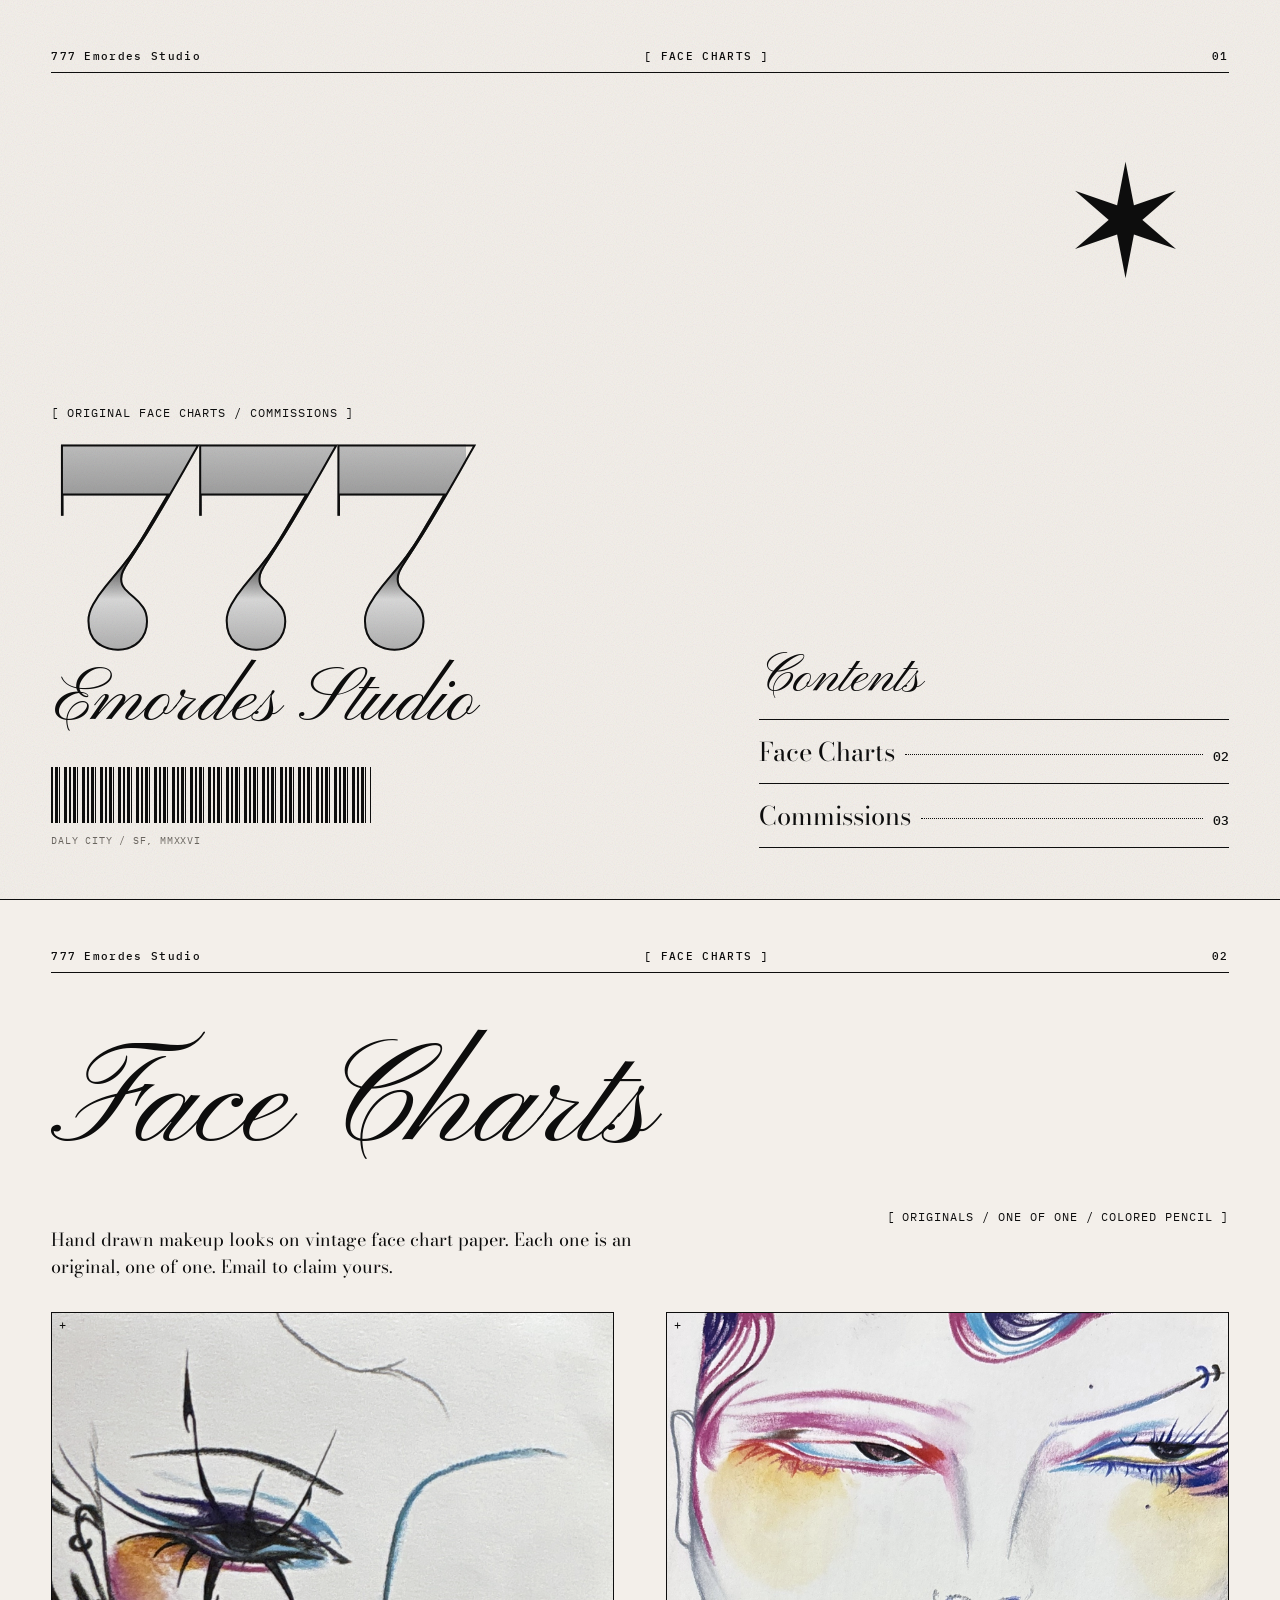
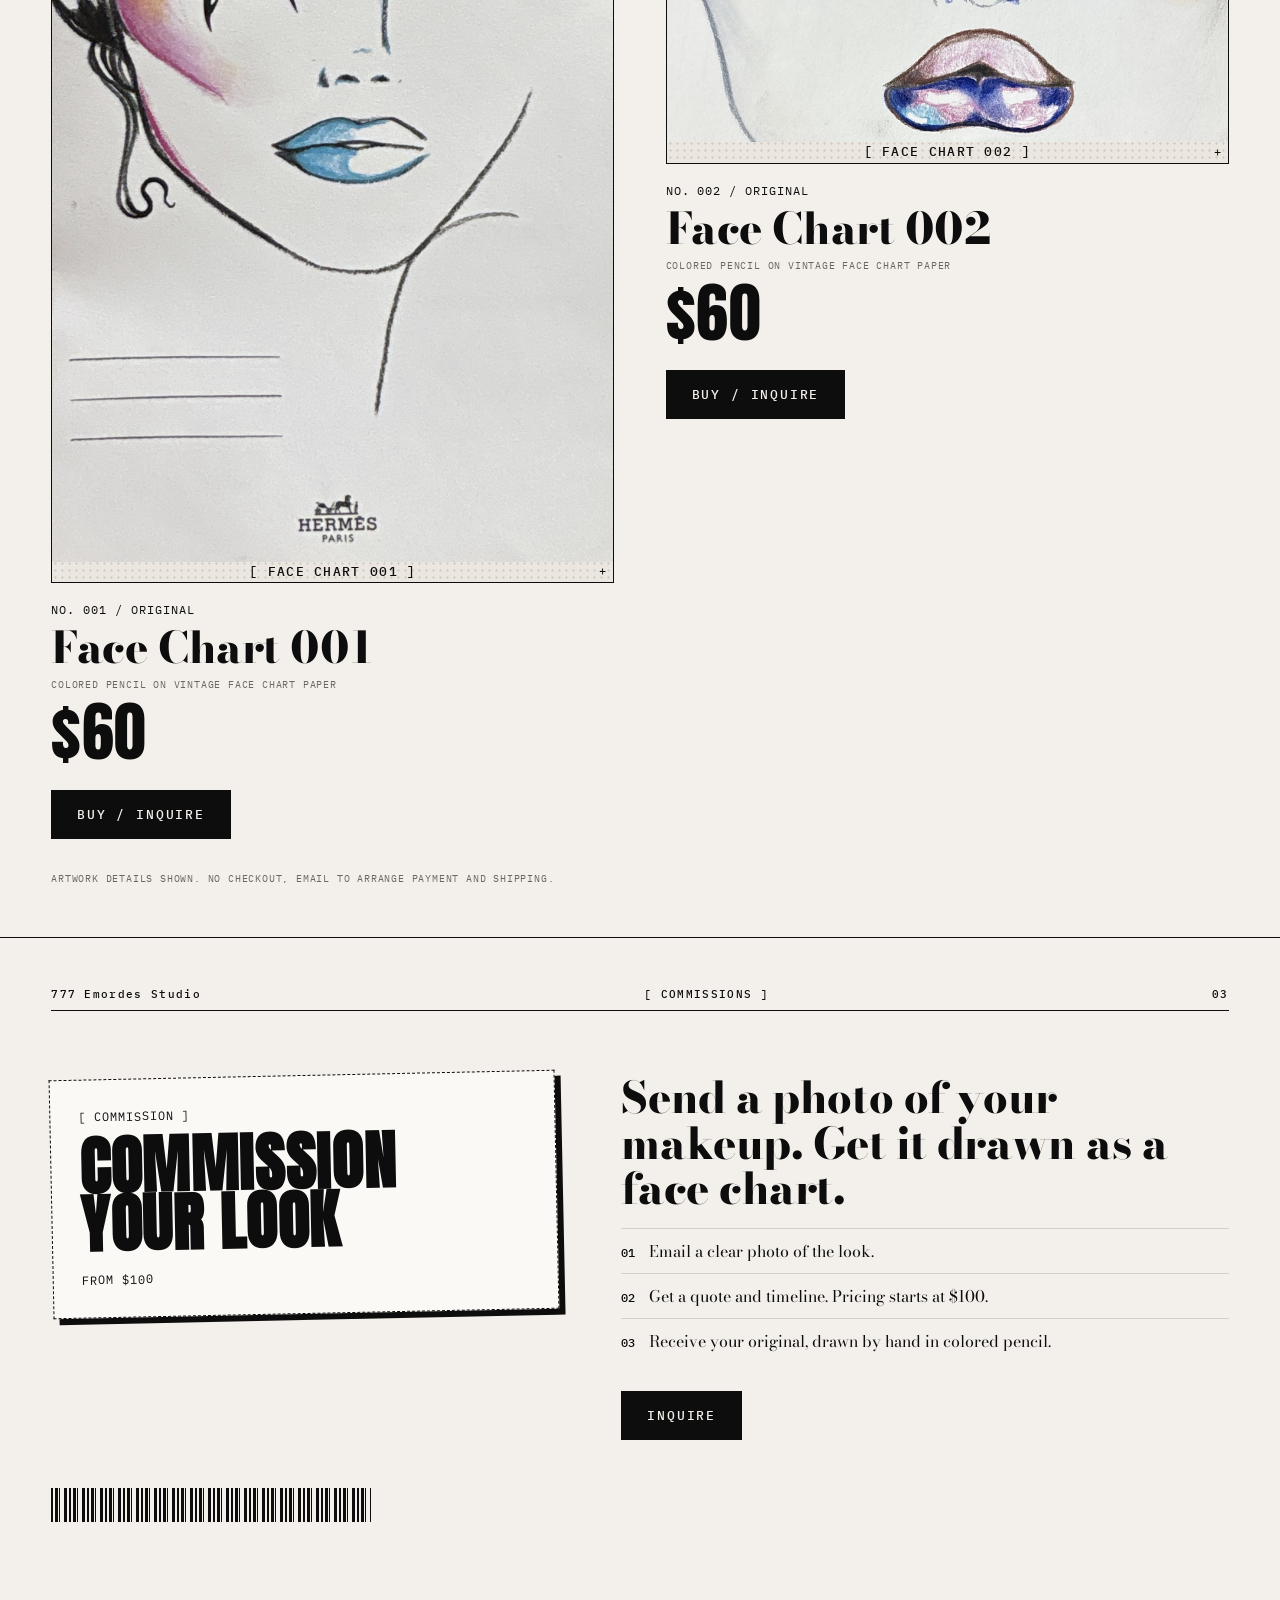
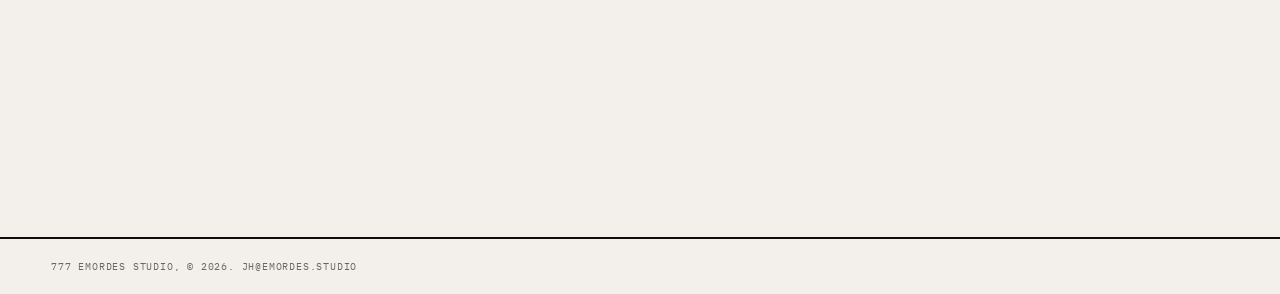
<file: index.html>
<!doctype html>
<html lang="en">
<head>
<meta charset="utf-8">
<meta name="viewport" content="width=device-width, initial-scale=1">
<title>777 Emordes Studio | Face Charts</title>
<meta name="description" content="Original one-of-one face charts in colored pencil by 777 Emordes Studio. Shop originals or commission your look.">
<link rel="preconnect" href="https://fonts.googleapis.com">
<link rel="preconnect" href="https://fonts.gstatic.com" crossorigin>
<link href="https://fonts.googleapis.com/css2?family=Pinyon+Script&family=Bodoni+Moda:ital,opsz,wght@0,6..96,400;0,6..96,800;1,6..96,400&family=Anton&family=IBM+Plex+Mono:wght@400;500&display=swap" rel="stylesheet">
<link rel="stylesheet" href="styles.css">
</head>
<body>
<div class="grain" aria-hidden="true"></div>

<section class="page cover" id="cover">
  <header class="folio"><span>777 Emordes Studio</span><span>[ FACE CHARTS ]</span><span>01</span></header>
  <div class="cover-grid">
    <div class="cover-left">
      <p class="tag">[ ORIGINAL FACE CHARTS / COMMISSIONS ]</p>
      <h1 class="mega" aria-label="777 Emordes Studio"><span class="chrome">777</span></h1>
      <p class="script big" aria-hidden="true">Emordes Studio</p>
      <div class="barcode" aria-hidden="true"></div>
      <p class="tag small">DALY CITY / SF, MMXXVI</p>
    </div>
    <nav class="toc" aria-label="Contents">
      <p class="script">Contents</p>
      <ol>
        <li><a href="#shop"><span>Face Charts</span><i></i><b>02</b></a></li>
        <li><a href="#commission"><span>Commissions</span><i></i><b>03</b></a></li>
      </ol>
    </nav>
  </div>
  <div class="star s1" aria-hidden="true">✶</div>
</section>

<section class="page" id="shop">
  <header class="folio"><span>777 Emordes Studio</span><span>[ FACE CHARTS ]</span><span>02</span></header>
  <div class="head-row">
    <h1 class="script title">Face Charts</h1>
    <p class="tag">[ ORIGINALS / ONE OF ONE / COLORED PENCIL ]</p>
  </div>
  <p class="shop-intro">Hand drawn makeup looks on vintage face chart paper. Each one is an original, one of one. Email to claim yours.</p>

  <!-- EDIT PRICE: change the price text in each .price element below -->
  <div class="shop-grid">
    <article class="piece">
      <figure class="slot"><img src="images/face-chart-001.jpg" alt="Face Chart 001, colored pencil on vintage face chart paper" onerror="this.remove()"><figcaption>[ FACE CHART 001 ]</figcaption></figure>
      <div class="piece-info">
        <p class="tag">NO. 001 / ORIGINAL</p>
        <h2 class="serif">Face Chart 001</h2>
        <p class="tag small">COLORED PENCIL ON VINTAGE FACE CHART PAPER</p>
        <p class="price anton">$60</p>
        <a class="btn" href="mailto:jh@emordes.studio?subject=Face%20Chart%20001%20purchase">BUY / INQUIRE</a>
      </div>
    </article>
    <article class="piece">
      <figure class="slot"><img src="images/face-chart-002.jpg" alt="Face Chart 002, colored pencil on vintage face chart paper" onerror="this.remove()"><figcaption>[ FACE CHART 002 ]</figcaption></figure>
      <div class="piece-info">
        <p class="tag">NO. 002 / ORIGINAL</p>
        <h2 class="serif">Face Chart 002</h2>
        <p class="tag small">COLORED PENCIL ON VINTAGE FACE CHART PAPER</p>
        <p class="price anton">$60</p>
        <a class="btn" href="mailto:jh@emordes.studio?subject=Face%20Chart%20002%20purchase">BUY / INQUIRE</a>
      </div>
    </article>
  </div>
  <p class="tag small shop-note">ARTWORK DETAILS SHOWN. NO CHECKOUT, EMAIL TO ARRANGE PAYMENT AND SHIPPING.</p>
</section>

<section class="page commission" id="commission">
  <header class="folio"><span>777 Emordes Studio</span><span>[ COMMISSIONS ]</span><span>03</span></header>
  <div class="book-grid">
    <div class="ticket">
      <p class="tag">[ COMMISSION ]</p>
      <h2 class="anton">Commission<br>your look</h2>
      <p class="tag">FROM $100</p>
    </div>
    <div>
      <h2 class="serif">Send a photo of your makeup. Get it drawn as a face chart.</h2>
      <ol class="steps">
        <li><b>01</b> Email a clear photo of the look.</li>
        <li><b>02</b> Get a quote and timeline. Pricing starts at $100.</li>
        <li><b>03</b> Receive your original, drawn by hand in colored pencil.</li>
      </ol>
      <a class="btn" href="mailto:jh@emordes.studio?subject=Face%20Chart%20commission">INQUIRE</a>
    </div>
  </div>
  <div class="barcode thin" aria-hidden="true"></div>
</section>
<footer class="page-foot"><p class="tag small">777 Emordes Studio, © 2026. <a href="mailto:jh@emordes.studio">jh@emordes.studio</a></p></footer>
</body>
</html>
</file>
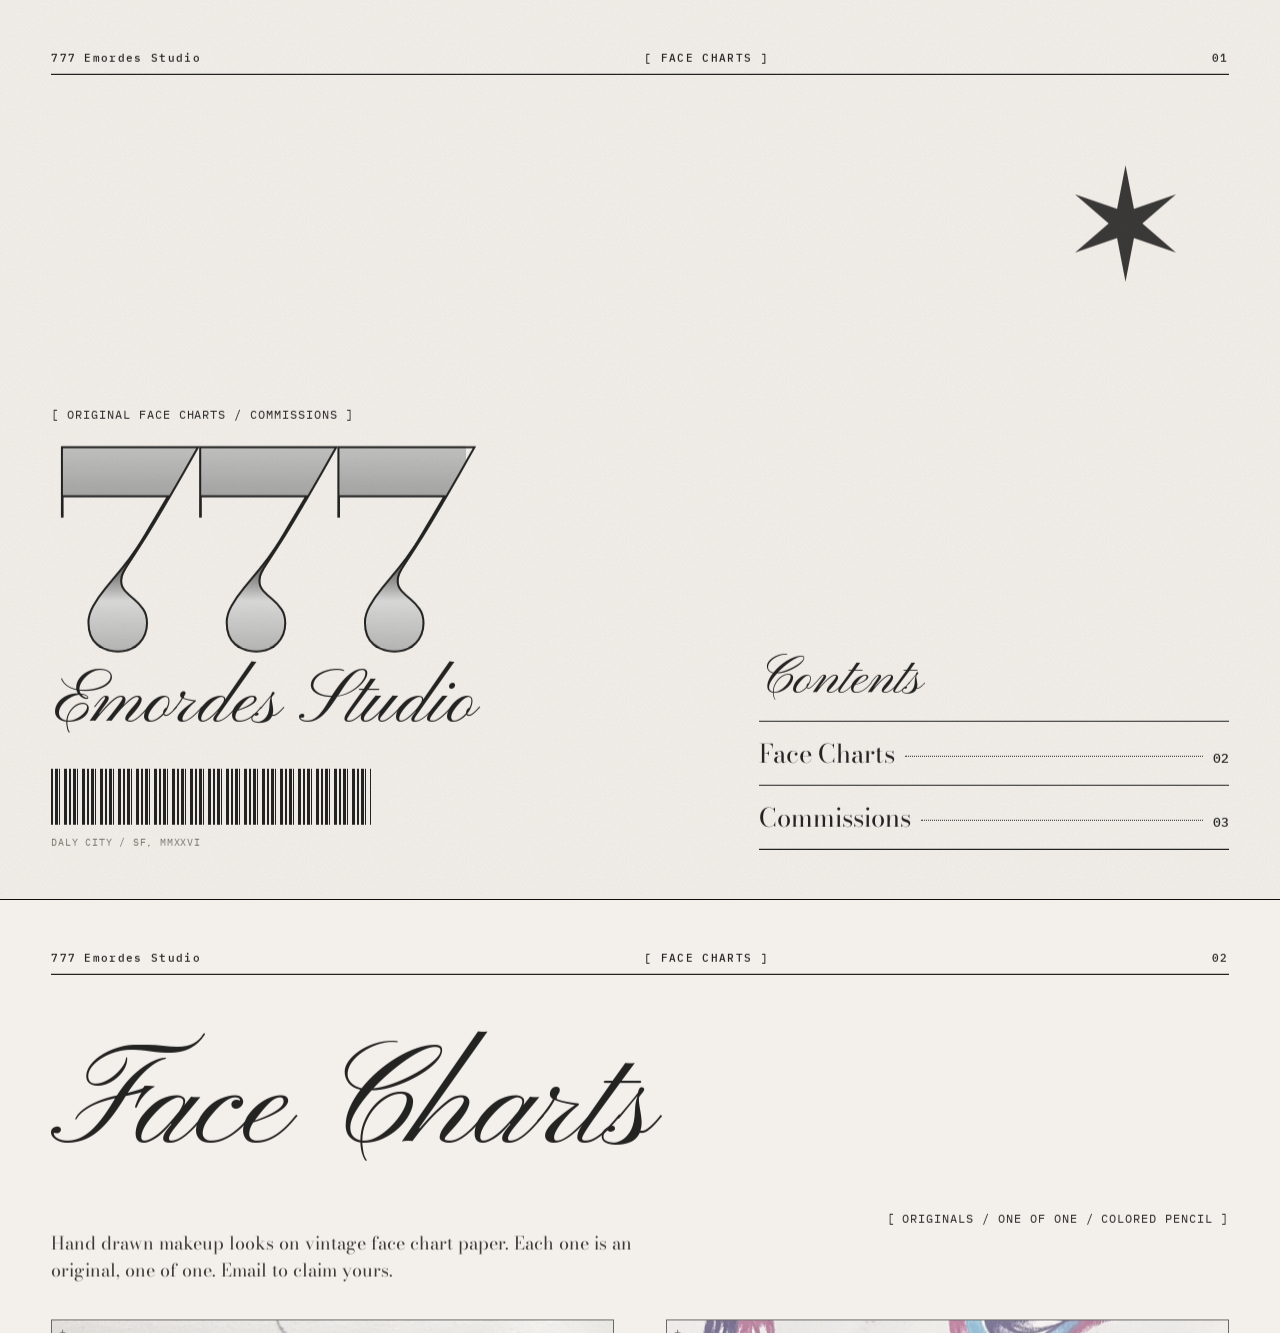
<file: shop.html>
<!doctype html>
<html lang="en">
<head>
<meta charset="utf-8">
<title>777 Emordes Studio</title>
<meta http-equiv="refresh" content="0; url=/">
<link rel="canonical" href="/">
<meta name="robots" content="noindex">
</head>
<body><p><a href="/">777 Emordes Studio</a></p></body>
</html>
</file>
<file: styles.css>
:root{--paper:#F3EFEA;--ink:#0d0d0d;--mute:#6b6660;--line:#0d0d0d22;
--script:'Pinyon Script',cursive;--serif:'Bodoni Moda',serif;--anton:'Anton',sans-serif;--mono:'IBM Plex Mono',monospace}
*{box-sizing:border-box;margin:0;padding:0}
html{scroll-behavior:smooth}
body{background:var(--paper);color:var(--ink);font-family:var(--serif);line-height:1.5;overflow-x:hidden}
a{color:inherit}
.grain{position:fixed;inset:0;pointer-events:none;z-index:50;opacity:.13;mix-blend-mode:multiply;
background-image:url("data:image/svg+xml;utf8,<svg xmlns='http://www.w3.org/2000/svg' width='160' height='160'><filter id='n'><feTurbulence type='fractalNoise' baseFrequency='.9' numOctaves='3'/></filter><rect width='100%' height='100%' filter='url(%23n)'/></svg>")}
.page{position:relative;min-height:100vh;padding:clamp(20px,4vw,56px);border-bottom:1px solid var(--ink);display:flex;flex-direction:column}
.folio{display:flex;justify-content:space-between;font:500 11px/1 var(--mono);letter-spacing:.12em;border-bottom:1px solid var(--ink);padding-bottom:10px;margin-bottom:clamp(28px,5vw,64px)}
.tag{font:400 12px/1.5 var(--mono);letter-spacing:.08em;text-transform:uppercase}
.tag.small{font-size:10px;color:var(--mute)}
.script{font-family:var(--script);font-weight:400;line-height:1}
.title{font-size:clamp(64px,11vw,150px);margin-bottom:clamp(20px,4vw,48px)}
.anton{font-family:var(--anton);text-transform:uppercase;letter-spacing:.01em;line-height:.9}
.serif{font:800 clamp(28px,3.4vw,46px)/1.05 var(--serif);letter-spacing:-.01em}

/* cover */
.cover-grid{flex:1;display:grid;grid-template-columns:1.4fr 1fr;gap:4vw;align-items:end}
.mega{font:800 clamp(110px,21vw,330px)/.82 var(--serif);letter-spacing:-.04em;margin:18px 0 0}
.chrome{background:linear-gradient(180deg,#fff 0%,#9a9a9a 38%,#1b1b1b 50%,#d9d9d9 62%,#5a5a5a 100%);-webkit-background-clip:text;background-clip:text;color:transparent;-webkit-text-stroke:2px var(--ink)}
.script.big{font-size:clamp(40px,6vw,84px);margin:4px 0 26px 4px}
.barcode{height:56px;width:min(320px,80%);margin:10px 0;background:repeating-linear-gradient(90deg,var(--ink) 0 2px,transparent 2px 4px,var(--ink) 4px 7px,transparent 7px 8px,var(--ink) 8px 9px,transparent 9px 13px,var(--ink) 13px 16px,transparent 16px 18px)}
.barcode.thin{height:34px}
.toc .script{font-size:54px;margin-bottom:14px}
.toc ol{list-style:none;border-top:1px solid var(--ink)}
.toc a{display:flex;align-items:baseline;gap:10px;padding:12px 0;border-bottom:1px solid var(--ink);text-decoration:none;font:400 clamp(20px,2vw,28px) var(--serif);transition:padding .3s}
.toc a i{flex:1;border-bottom:1px dotted var(--ink);transform:translateY(-6px)}
.toc a b{font:500 13px var(--mono)}
.toc a:hover{padding-left:14px;font-style:italic}
.star{position:absolute;font-size:clamp(80px,12vw,180px);line-height:1;pointer-events:none;animation:spin 24s linear infinite}
.s1{top:16%;right:7%}.s2{bottom:6%;right:5%;font-size:90px}
@keyframes spin{to{transform:rotate(360deg)}}

/* about */
.about-grid{display:grid;grid-template-columns:minmax(220px,420px) 1fr;gap:clamp(24px,5vw,80px)}
.about-text p{font-size:18px;max-width:58ch;margin:22px 0}
.edit{border-left:3px solid var(--ink);padding-left:14px}
.meta div{display:grid;grid-template-columns:110px 1fr;border-top:1px solid var(--ink);padding:10px 0}
.meta dt{font:500 11px var(--mono);letter-spacing:.12em;padding-top:4px}
.meta dd{font-size:17px}
.meta.big dd{font-size:clamp(18px,2vw,26px)}

/* slots */
.slot{position:relative;aspect-ratio:4/5;border:1px solid var(--ink);overflow:hidden;
background:radial-gradient(circle,#0d0d0d1c 1px,transparent 1.4px) 0 0/7px 7px,#ebe6df;display:grid;place-items:center}
.slot.portrait{aspect-ratio:3/4}
.slot img{position:absolute;inset:0;width:100%;height:100%;object-fit:cover;z-index:1;filter:grayscale(.15) contrast(1.05);transition:transform .6s}
.slot:hover img{transform:scale(1.04)}
.slot figcaption{font:500 13px/1.6 var(--mono);text-align:center;letter-spacing:.1em}
.slot figcaption small{font-size:10px;color:var(--mute)}
.slot::before,.slot::after{content:"+";position:absolute;font:12px var(--mono);z-index:2}
.slot::before{top:4px;left:7px}.slot::after{bottom:4px;right:7px}
.head-row{display:flex;justify-content:space-between;align-items:end;gap:20px;flex-wrap:wrap}
.grid{display:grid;grid-template-columns:repeat(4,1fr);gap:clamp(10px,1.6vw,22px)}
.grid.wide{grid-template-columns:repeat(3,1fr)}

/* booking */
.book-grid{display:grid;grid-template-columns:1fr 1.2fr;gap:clamp(24px,5vw,80px);align-items:start}
.ticket{border:1.5px dashed var(--ink);padding:28px;background:#fbf9f6;position:relative;box-shadow:6px 6px 0 var(--ink);transform:rotate(-1.2deg)}
.ticket .anton{font-size:clamp(44px,5vw,72px);margin:12px 0 18px}
.steps{list-style:none}
.steps li{padding:10px 0;border-top:1px solid var(--line);font-size:16px}
.steps b{font:500 12px var(--mono);margin-right:10px}
.btn{display:inline-block;margin-top:28px;padding:16px 26px;background:var(--ink);color:var(--paper);text-decoration:none;font:500 13px var(--mono);letter-spacing:.14em;transition:transform .2s,box-shadow .2s}
.btn:hover{transform:translate(-3px,-3px);box-shadow:5px 5px 0 #9a9a9a}

/* thanks */
.thanks{align-items:center;text-align:center;justify-content:center}
.thanks .folio{width:100%;margin-bottom:auto}
.huge{font-size:clamp(100px,20vw,300px);margin-top:6vh}
.for{font-size:clamp(40px,8vw,120px);margin:-.1em 0 30px}
.thanks .barcode{margin:10px auto}
.thanks .tag.small{margin-bottom:auto}

/* reveal */
.page>*{animation:rise .9s cubic-bezier(.2,.7,.2,1) both}
.page>*:nth-child(3){animation-delay:.12s}.page>*:nth-child(4){animation-delay:.24s}
@keyframes rise{from{opacity:0;transform:translateY(18px)}}

@media(max-width:820px){
  .cover-grid,.about-grid,.book-grid{grid-template-columns:1fr}
  .grid{grid-template-columns:repeat(2,1fr)}.grid.wide{grid-template-columns:repeat(2,1fr)}
  .folio span:nth-child(2){display:none}
  .s1{top:9%;right:4%;font-size:70px}
  .ticket{transform:none}
}
@media(prefers-reduced-motion:reduce){*{animation:none!important}}

/* shop */
.folio a{text-decoration:none}
.shop-intro{font-size:18px;max-width:58ch;margin-bottom:32px}
.shop-grid{display:grid;grid-template-columns:repeat(2,minmax(0,1fr));gap:clamp(20px,4vw,56px)}
.piece .slot{aspect-ratio:3/4}
.piece-info{padding-top:18px}
.piece-info .serif{margin:6px 0}
.price{font-size:clamp(40px,5vw,64px);margin-top:12px}
.shop-note{margin-top:32px}
.commission .barcode{margin-top:48px}
.commission .book-grid .serif{margin-bottom:16px}
@media(max-width:820px){.shop-grid{grid-template-columns:1fr}}
.piece .slot{aspect-ratio:auto}
.piece .slot img{position:static;height:auto;display:block;object-fit:contain}
.piece .slot:hover img{transform:none}
.shop-grid{align-items:start}
.page-foot{padding:20px clamp(20px,4vw,56px);border-top:1px solid var(--ink)}
.page-foot a{text-decoration:none}
</file>
